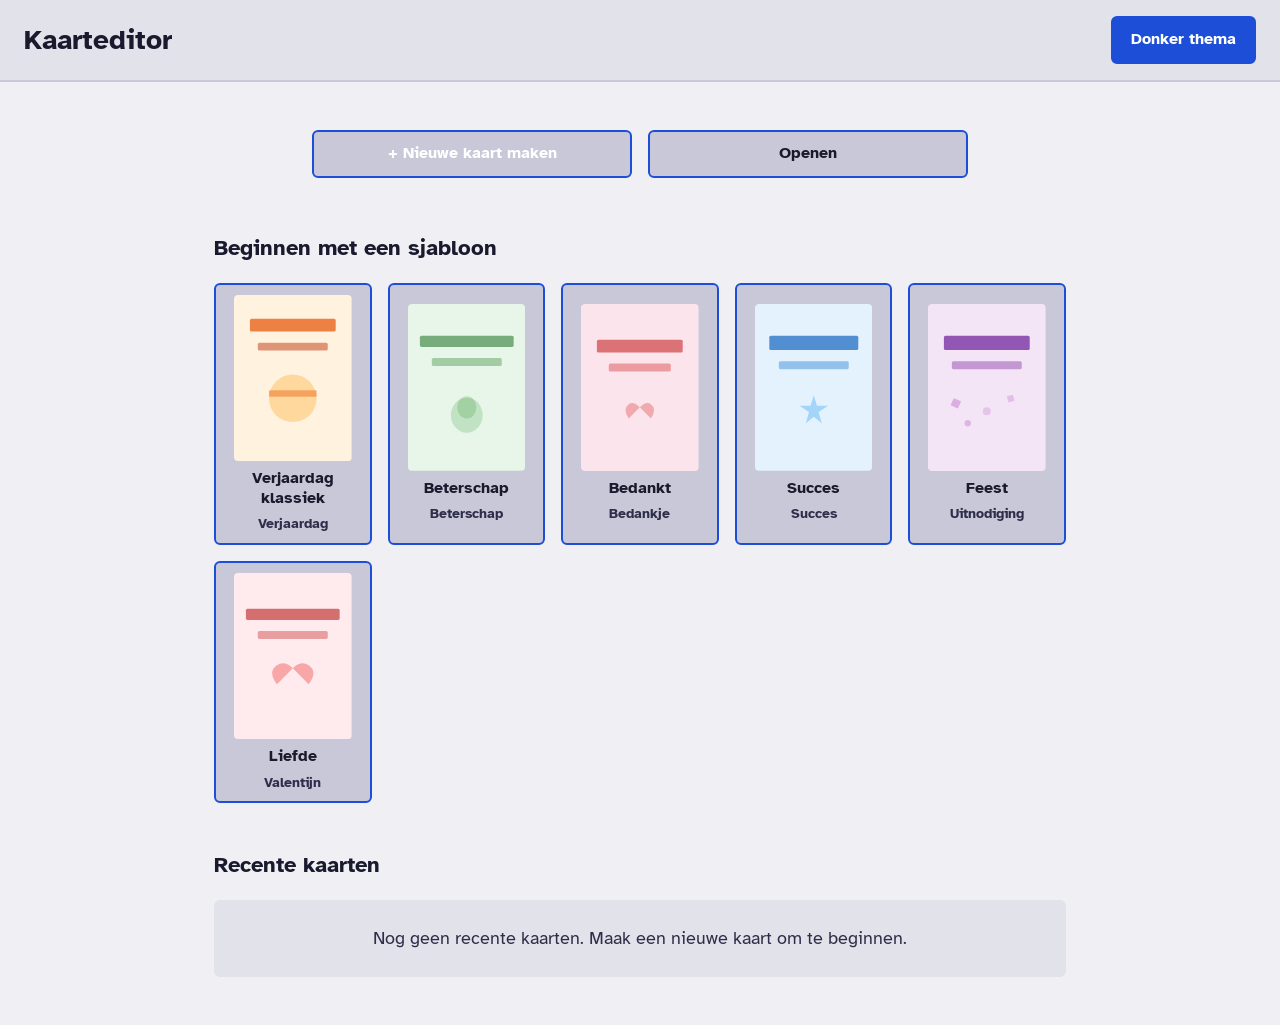
<file: index.html>
<!DOCTYPE html>
<html lang="nl">
<head>
  <meta charset="UTF-8">
  <!-- Geen user-scalable=no — pinch-to-zoom toegestaan (A-28) -->
  <meta name="viewport" content="width=device-width, initial-scale=1.0">
  <title>Kaarteditor</title>
  <link rel="stylesheet" href="css/base.css">
  <style>
    /* Start-scherm specifieke stijlen */
    .start-layout {
      min-height: 100vh;
      display: flex;
      flex-direction: column;
    }

    .start-header {
      background-color: var(--color-bg-secondary);
      border-bottom: var(--border-width) solid var(--color-bg-surface);
      padding: 16px 24px;
      display: flex;
      align-items: center;
      justify-content: space-between;
    }

    .start-header h1 {
      font-size: var(--font-size-h1);
      color: var(--color-text-primary);
    }

    .start-main {
      flex: 1;
      display: flex;
      flex-direction: column;
      align-items: center;
      padding: 48px 24px;
      max-width: 900px;
      margin: 0 auto;
      width: 100%;
    }

    .start-actions {
      display: flex;
      gap: 16px;
      flex-wrap: wrap;
      justify-content: center;
      margin-bottom: 56px;
      width: 100%;
    }

    .start-actions a.btn-primary,
    .start-actions button {
      flex: 1;
      min-width: 240px;
      max-width: 320px;
    }

    /* --- Sjablonen ----------------------------------------------------------- */

    .template-section {
      width: 100%;
      margin-bottom: 48px;
    }

    .template-section h2 {
      margin-bottom: 20px;
      color: var(--color-text-primary);
    }

    .template-grid {
      display: grid;
      grid-template-columns: repeat(auto-fill, minmax(140px, 1fr));
      gap: 16px;
    }

    .template-card {
      display: flex;
      flex-direction: column;
      align-items: center;
      gap: 8px;
      padding: 12px;
      background-color: var(--color-bg-secondary);
      border: var(--border-width) solid var(--color-bg-surface);
      border-radius: var(--radius);
      cursor: pointer;
      min-height: var(--target-min);
      text-decoration: none;
      color: var(--color-text-primary);
      transition: border-color var(--transition-speed) ease;
    }

    .template-card:hover {
      border-color: var(--color-accent);
    }

    .template-card-thumb {
      width: 100%;
      aspect-ratio: 148 / 210;
      border-radius: var(--radius-sm);
      overflow: hidden;
    }

    .template-card-thumb svg {
      width: 100%;
      height: 100%;
      display: block;
    }

    .template-card-name {
      font-size: var(--font-size-label);
      font-weight: 700;
      text-align: center;
      color: var(--color-text-primary);
    }

    .template-card-category {
      font-size: var(--font-size-small);
      color: var(--color-text-secondary);
    }

    /* --- Recente kaarten --------------------------------------------------- */

    .recent-section {
      width: 100%;
    }

    .recent-section h2 {
      margin-bottom: 20px;
      color: var(--color-text-primary);
    }

    .recent-empty {
      color: var(--color-text-secondary);
      font-size: var(--font-size-body);
      padding: 24px;
      background-color: var(--color-bg-secondary);
      border-radius: var(--radius);
      text-align: center;
    }

    /* Recente kaarten grid (Sprint 3 — placeholder stijlen alvast klaar) */
    .recent-grid {
      display: grid;
      grid-template-columns: repeat(auto-fill, minmax(160px, 1fr));
      gap: 16px;
    }

    .recent-card {
      display: flex;
      flex-direction: column;
      align-items: center;
      gap: 10px;
      padding: 16px;
      background-color: var(--color-bg-secondary);
      border: var(--border-width) solid var(--color-bg-surface);
      border-radius: var(--radius);
      cursor: pointer;
      min-height: var(--target-min);
      text-decoration: none;
      color: var(--color-text-primary);
      font-size: var(--font-size-label);
      transition: border-color var(--transition-speed) ease;
    }

    .recent-card:hover {
      border-color: var(--color-accent);
    }

    .recent-card-thumb {
      width: 100%;
      aspect-ratio: 148 / 210; /* A5 verhouding */
      background-color: var(--color-canvas-bg);
      border-radius: var(--radius-sm);
      overflow: hidden;
      display: flex;
      align-items: center;
      justify-content: center;
    }

    .recent-card-thumb img {
      width: 100%;
      height: 100%;
      object-fit: cover;
      display: block;
    }

    .recent-card-placeholder {
      font-size: 2rem;
      opacity: 0.5;
    }

    .recent-card-name {
      font-size: var(--font-size-label);
      text-align: center;
      color: var(--color-text-primary);
    }
  </style>
</head>
<body>

  <!-- Skip-link: eerste DOM-element (A-06) -->
  <a href="#main-content" class="skip-link">Ga naar hoofdinhoud</a>

  <!-- Statusmeldingen voor screenreaders (A-09) -->
  <div id="status-announcer" class="sr-only" role="status" aria-live="polite" aria-atomic="true"></div>

  <div class="start-layout">

    <header class="start-header" role="banner">
      <h1>Kaarteditor</h1>
      <button type="button"
              id="btn-theme-toggle"
              class="btn btn-toggle"
              aria-pressed="false"
              aria-label="Wissel naar licht thema">
        Licht thema
      </button>
    </header>

    <main class="start-main" id="main-content">

      <!-- Primaire acties -->
      <section class="start-actions" aria-label="Kaart starten of openen">
        <a href="editor.html" class="btn btn-primary" role="button">
          + Nieuwe kaart maken
        </a>
        <button type="button" id="btn-open" class="btn" aria-label="Bestaande kaart openen">
          Openen
        </button>
      </section>

      <!-- Sjablonen als startpunt -->
      <section class="template-section" aria-label="Sjablonen">
        <h2>Beginnen met een sjabloon</h2>
        <div class="template-grid" id="template-grid" aria-label="Beschikbare sjablonen">
          <!-- Gevuld door js/templates.js -->
        </div>
      </section>

      <!-- Recente kaarten (Sprint 3 implementatie) -->
      <section class="recent-section" aria-label="Recente kaarten">
        <h2>Recente kaarten</h2>
        <div id="recent-cards-container">
          <p class="recent-empty" id="recent-empty">
            Nog geen recente kaarten. Maak een nieuwe kaart om te beginnen.
          </p>
          <div class="recent-grid" id="recent-grid" hidden aria-label="Recente kaarten lijst">
            <!-- Gevuld door Sprint 3 js/storage.js -->
          </div>
        </div>
      </section>

    </main>

  </div>

  <script src="js/utils.js"></script>
  <script src="js/storage.js"></script>
  <script src="js/templates.js"></script>
  <script>
    /* Thema-schakelaar initialiseren (A-19) */
    initThemeToggle();

    /* Sjablonen tonen */
    KaartTemplates.renderGrid();

    /* Recente kaarten tonen bij laden van de pagina. */
    KaartStorage.loadRecent();

    /* Knop "Openen" — bestandskiezer. */
    document.getElementById('btn-open').addEventListener('click', function () {
      KaartStorage.openFromStartScreen();
    });

    /* Drag-and-drop van een .kaart bestand op het startscherm. */
    document.addEventListener('dragover', function (e) { e.preventDefault(); });
    document.addEventListener('drop', function (e) {
      e.preventDefault();
      var files = e.dataTransfer && e.dataTransfer.files;
      if (files && files.length > 0) {
        KaartStorage.openFromStartScreenFile(files[0]);
      }
    });
  </script>

</body>
</html>
</file>
<file: css/base.css>
/* =============================================================================
   base.css — Dark mode standaard, Atkinson Hyperlegible, reset, accessibility
   Kaarteditor | Sprint 1
   ============================================================================= */

/* --- @font-face: Atkinson Hyperlegible (lokaal gebundeld) --- */

/* latin-ext subset (voor Nederlandse tekens: é, ë, ï, ö, ü, ij) */
@font-face {
  font-family: 'Atkinson Hyperlegible';
  font-style: normal;
  font-weight: 400;
  font-display: swap;
  src: url('../assets/fonts/AtkinsonHyperlegible-Regular-ext.woff2') format('woff2');
  unicode-range: U+0100-02BA, U+02BD-02C5, U+02C7-02CC, U+02CE-02D7, U+02DD-02FF,
                 U+0304, U+0308, U+0329, U+1D00-1DBF, U+1E00-1E9F, U+1EF2-1EFF,
                 U+2020, U+20A0-20AB, U+20AD-20C0, U+2113, U+2C60-2C7F, U+A720-A7FF;
}

/* latin subset */
@font-face {
  font-family: 'Atkinson Hyperlegible';
  font-style: normal;
  font-weight: 400;
  font-display: swap;
  src: url('../assets/fonts/AtkinsonHyperlegible-Regular.woff2') format('woff2');
  unicode-range: U+0000-00FF, U+0131, U+0152-0153, U+02BB-02BC, U+02C6, U+02DA,
                 U+02DC, U+0304, U+0308, U+0329, U+2000-206F, U+20AC, U+2122,
                 U+2191, U+2193, U+2212, U+2215, U+FEFF, U+FFFD;
}

/* latin-ext bold */
@font-face {
  font-family: 'Atkinson Hyperlegible';
  font-style: normal;
  font-weight: 700;
  font-display: swap;
  src: url('../assets/fonts/AtkinsonHyperlegible-Bold-ext.woff2') format('woff2');
  unicode-range: U+0100-02BA, U+02BD-02C5, U+02C7-02CC, U+02CE-02D7, U+02DD-02FF,
                 U+0304, U+0308, U+0329, U+1D00-1DBF, U+1E00-1E9F, U+1EF2-1EFF,
                 U+2020, U+20A0-20AB, U+20AD-20C0, U+2113, U+2C60-2C7F, U+A720-A7FF;
}

/* latin bold */
@font-face {
  font-family: 'Atkinson Hyperlegible';
  font-style: normal;
  font-weight: 700;
  font-display: swap;
  src: url('../assets/fonts/AtkinsonHyperlegible-Bold.woff2') format('woff2');
  unicode-range: U+0000-00FF, U+0131, U+0152-0153, U+02BB-02BC, U+02C6, U+02DA,
                 U+02DC, U+0304, U+0308, U+0329, U+2000-206F, U+20AC, U+2122,
                 U+2191, U+2193, U+2212, U+2215, U+FEFF, U+FFFD;
}

/* latin-ext italic */
@font-face {
  font-family: 'Atkinson Hyperlegible';
  font-style: italic;
  font-weight: 400;
  font-display: swap;
  src: url('../assets/fonts/AtkinsonHyperlegible-Italic-ext.woff2') format('woff2');
  unicode-range: U+0100-02BA, U+02BD-02C5, U+02C7-02CC, U+02CE-02D7, U+02DD-02FF,
                 U+0304, U+0308, U+0329, U+1D00-1DBF, U+1E00-1E9F, U+1EF2-1EFF,
                 U+2020, U+20A0-20AB, U+20AD-20C0, U+2113, U+2C60-2C7F, U+A720-A7FF;
}

/* latin italic */
@font-face {
  font-family: 'Atkinson Hyperlegible';
  font-style: italic;
  font-weight: 400;
  font-display: swap;
  src: url('../assets/fonts/AtkinsonHyperlegible-Italic.woff2') format('woff2');
  unicode-range: U+0000-00FF, U+0131, U+0152-0153, U+02BB-02BC, U+02C6, U+02DA,
                 U+02DC, U+0304, U+0308, U+0329, U+2000-206F, U+20AC, U+2122,
                 U+2191, U+2193, U+2212, U+2215, U+FEFF, U+FFFD;
}

/* latin-ext bold italic */
@font-face {
  font-family: 'Atkinson Hyperlegible';
  font-style: italic;
  font-weight: 700;
  font-display: swap;
  src: url('../assets/fonts/AtkinsonHyperlegible-BoldItalic-ext.woff2') format('woff2');
  unicode-range: U+0100-02BA, U+02BD-02C5, U+02C7-02CC, U+02CE-02D7, U+02DD-02FF,
                 U+0304, U+0308, U+0329, U+1D00-1DBF, U+1E00-1E9F, U+1EF2-1EFF,
                 U+2020, U+20A0-20AB, U+20AD-20C0, U+2113, U+2C60-2C7F, U+A720-A7FF;
}

/* latin bold italic */
@font-face {
  font-family: 'Atkinson Hyperlegible';
  font-style: italic;
  font-weight: 700;
  font-display: swap;
  src: url('../assets/fonts/AtkinsonHyperlegible-BoldItalic.woff2') format('woff2');
  unicode-range: U+0000-00FF, U+0131, U+0152-0153, U+02BB-02BC, U+02C6, U+02DA,
                 U+02DC, U+0304, U+0308, U+0329, U+2000-206F, U+20AC, U+2122,
                 U+2191, U+2193, U+2212, U+2215, U+FEFF, U+FFFD;
}

/* --- @font-face: Kaartfonts (lokaal gebundeld, Sprint 2) ---
   Bestanden te downloaden via Google Fonts (open licentie) en op te slaan in assets/fonts/:
   Pacifico-Regular.woff2, Caveat-Regular.woff2, Lobster-Regular.woff2,
   DancingScript-Regular.woff2, PermanentMarker-Regular.woff2,
   PatrickHand-Regular.woff2, Satisfy-Regular.woff2
*/

@font-face {
  font-family: 'Pacifico';
  font-style: normal;
  font-weight: 400;
  font-display: swap;
  src: url('../assets/fonts/Pacifico-v23.woff2') format('woff2');
}

@font-face {
  font-family: 'Caveat';
  font-style: normal;
  font-weight: 400;
  font-display: swap;
  src: url('../assets/fonts/Caveat-Regular.woff2') format('woff2');
}

@font-face {
  font-family: 'Lobster';
  font-style: normal;
  font-weight: 400;
  font-display: swap;
  src: url('../assets/fonts/Lobster-Regular.woff2') format('woff2');
}

@font-face {
  font-family: 'Dancing Script';
  font-style: normal;
  font-weight: 400;
  font-display: swap;
  src: url('../assets/fonts/DancingScript-Regular.woff2') format('woff2');
}

@font-face {
  font-family: 'Permanent Marker';
  font-style: normal;
  font-weight: 400;
  font-display: swap;
  src: url('../assets/fonts/PermanentMarker-Regular.woff2') format('woff2');
}

@font-face {
  font-family: 'Patrick Hand';
  font-style: normal;
  font-weight: 400;
  font-display: swap;
  src: url('../assets/fonts/PatrickHand-Regular.woff2') format('woff2');
}

@font-face {
  font-family: 'Satisfy';
  font-style: normal;
  font-weight: 400;
  font-display: swap;
  src: url('../assets/fonts/Satisfy-Regular.woff2') format('woff2');
}

/* --- CSS Custom Properties (dark mode standaard) --- */
:root {
  /* Achtergronden — geen puur zwart, geen puur wit in UI-chrome */
  --color-bg-primary:     #1a1a2e; /* pagina-achtergrond: diepe navy     ~12.5:1 op tekst */
  --color-bg-secondary:   #16213e; /* panelen, sidebar                                      */
  --color-bg-surface:     #0f3460; /* knop-achtergrond                   ~4.5:1+ op accent  */
  --color-bg-surface-hover: #164080; /* 8.39:1 tekst-primary ✓ (was #1a4a80 = 6.76:1 ✗)   */
  --color-bg-disabled:    #2a2a3e;

  /* Tekst — WCAG AAA (7:1 minimum) */
  --color-text-primary:   #e8e8e8; /* ~12.5:1 op bg-primary              ✓ AAA             */
  --color-text-secondary: #c4c4c4; /* ~9.0:1 op bg-primary               ✓ AAA             */
  --color-text-disabled:  #aaaacc; /* 5.53:1 op bg-disabled ✓ (was #6b6b8a = 2.64:1 ✗)    */

  /* Interactieve elementen — 4.5:1 minimum (WCAG AA voor UI) */
  --color-accent:         #60a5fa; /* ~6.2:1 op bg-primary — voldoet 4.5:1 UI, NIET bodytekst (7:1) */
  --color-accent-hover:   #93c5fd;
  --color-danger:         #ff8585; /* 6.77:1 op bg-primary, 4.78:1 op bg-surface ✓         */
  --color-danger-hover:   #fca5a5;
  --color-success:        #4ade80; /* ~6.5:1 op bg-primary               ✓                 */

  /* Focus-indicator — 3:1 minimum (WCAG 2.2) */
  --color-focus:          #fbbf24; /* amber, 10.22:1 op bg-primary       ✓                 */

  /* Canvas — dit is de kaart zelf, witte achtergrond is correct */
  --color-canvas-bg:      #ffffff;

  /* Typografie */
  --font-family-ui:       'Atkinson Hyperlegible', 'Lexend', sans-serif;
  --font-size-body:       18px;   /* minimum voor body tekst (A-21)                        */
  --font-size-label:      16px;   /* minimum voor labels (A-21)                            */
  --font-size-small:      14px;   /* absoluut minimum — gebruik spaarzaam (A-21)           */
  --font-size-h1:         28px;
  --font-size-h2:         22px;

  /* Focus & targets */
  --focus-width:          3px;
  --focus-offset:         2px;
  --target-min:           48px;   /* minimaal klikgebied (A-20, WCAG 2.5.8)               */

  /* Overig */
  --radius:               6px;
  --radius-sm:            4px;
  --transition-speed:     0.15s;
  --border-width:         2px;
}

/* --- Licht thema (A-19) ---
   Overschrijft alleen de kleur-tokens. Alle andere variabelen erven van :root.
   Contrast-doelen: tekst ≥ 7:1, UI-componenten ≥ 4.5:1, focus ≥ 3:1. */
html[data-theme="light"] {
  /* Achtergronden — gebroken wit, geen puur wit (vermindert glare voor glaucoom) */
  --color-bg-primary:       #f0f0f4; /* ~12.5:1 op tekst-primary ✓ AAA             */
  --color-bg-secondary:     #e2e2ea;
  --color-bg-surface:       #c8c8d8;
  --color-bg-surface-hover: #b0b0c4;
  --color-bg-disabled:      #d4d4de;

  /* Tekst — WCAG AAA (7:1 minimum op bg-primary) */
  --color-text-primary:     #1a1a2e; /* ~12.5:1 op bg-primary ✓ AAA                */
  --color-text-secondary:   #2e2e4a; /* ~10.2:1 op bg-primary ✓ AAA                */
  --color-text-disabled:    #5a5a78; /* ~4.8:1 op bg-disabled ✓                    */

  /* Interactieve elementen — 4.5:1 minimum (WCAG AA voor UI) */
  --color-accent:           #1d4ed8; /* ~5.8:1 op bg-primary ✓ UI (niet bodytekst) */
  --color-accent-hover:     #1e40af;
  --color-danger:           #b91c1c; /* ~6.1:1 op bg-primary ✓                     */
  --color-danger-hover:     #991b1b;
  --color-success:          #15803d; /* ~5.2:1 op bg-primary ✓                     */

  /* Focus-indicator — 3:1 minimum (WCAG 2.2) */
  --color-focus:            #b45309; /* amber/bruin, ~5.2:1 op bg-primary ✓        */
}

/* Licht thema: knoppen met gekleurde achtergrond (btn-primary) krijgen witte tekst */
html[data-theme="light"] .btn-primary {
  color: #ffffff;
}
html[data-theme="light"] .btn-toggle[aria-pressed="true"] {
  color: #ffffff;
}

/* --- Minimale CSS reset --- */
*,
*::before,
*::after {
  box-sizing: border-box;
}

/* Zorg dat [hidden] altijd wint van author display-regels (bijv. display:grid/flex) */
[hidden] {
  display: none !important;
}

html {
  font-size: 100%; /* respecteer browser-instellingen (A-22) */
}

@media (prefers-reduced-motion: no-preference) {
  html { scroll-behavior: smooth; }
}

body {
  margin: 0;
  padding: 0;
  font-family: var(--font-family-ui);
  font-size: var(--font-size-body);
  line-height: 1.6;
  color: var(--color-text-primary);
  background-color: var(--color-bg-primary);
  -webkit-font-smoothing: antialiased;
  -moz-osx-font-smoothing: grayscale;
}

h1, h2, h3, h4, h5, h6 {
  margin: 0;
  line-height: 1.3;
  font-weight: 700;
}

h1 { font-size: var(--font-size-h1); }
h2 { font-size: var(--font-size-h2); }

p { margin: 0; }

ul, ol {
  margin: 0;
  padding: 0;
  list-style: none;
}

img, svg {
  display: block;
  max-width: 100%;
}

/* --- Focus-stijlen (A-03, A-17, A-23) --- */

/* Keyboard-focus: altijd zichtbaar met hoog-contrast ring */
:focus-visible {
  outline: var(--focus-width) solid var(--color-focus);
  outline-offset: var(--focus-offset);
  border-radius: var(--radius-sm);
}

/* Mouse-click: geen ring tonen (maar NOOIT zonder :focus-visible vervanging) */
:focus:not(:focus-visible) {
  outline: none;
}

/* --- Knopstijlen — minimaal 48×48px klikgebied (A-20) --- */

/* Minimale browser-reset voor alle <button>-elementen.
   Visuele stijl vereist .btn-klasse — voorkomt dat Sprint 2-elementen
   (bijv. clipart-grid-cellen) onbedoeld het paneel-ontwerp erven. */
button {
  font-family: var(--font-family-ui);
  font-size: var(--font-size-label);
  cursor: pointer;
  background: none;
  border: none;
  padding: 0;
  color: inherit;
}

/* Gestylede knop — vereist .btn-klasse */
button.btn,
[role="button"],
a.btn {
  display: inline-flex;
  align-items: center;
  justify-content: center;
  min-width: var(--target-min);
  min-height: var(--target-min);
  padding: 10px 18px;
  font-family: var(--font-family-ui);
  font-size: var(--font-size-label);
  font-weight: 700;
  line-height: 1.2;
  color: var(--color-text-primary);
  background-color: var(--color-bg-surface);
  border: var(--border-width) solid var(--color-accent);
  border-radius: var(--radius);
  cursor: pointer;
  text-decoration: none;
  transition: background-color var(--transition-speed) ease,
              border-color var(--transition-speed) ease,
              color var(--transition-speed) ease;
}

button.btn:hover:not([aria-disabled="true"]),
[role="button"]:hover:not([aria-disabled="true"]),
a.btn:hover:not([aria-disabled="true"]) {
  background-color: var(--color-bg-surface-hover);
  border-color: var(--color-accent-hover);
}

button.btn:disabled,
button.btn[aria-disabled="true"] {
  color: var(--color-text-disabled);
  background-color: var(--color-bg-disabled);
  border-color: var(--color-bg-disabled);
  cursor: not-allowed;
  opacity: 1; /* niet dimmen — gebruik kleur om disabled te communiceren */
  transition: none;
}

/* Primaire knop (grote acties) */
.btn-primary {
  background-color: var(--color-accent);
  color: #000000; /* zwart op #60a5fa: 8.25:1 — ruimere marge boven AAA 7:1 */
  border-color: var(--color-accent);
  font-size: var(--font-size-body);
  padding: 14px 28px;
  min-height: 56px;
}

.btn-primary:hover {
  background-color: var(--color-accent-hover);
  border-color: var(--color-accent-hover);
  color: #000000; /* zwart op #93c5fd: 11.11:1 */
}

/* Gevaarknop (verwijderen) */
.btn-danger {
  background-color: var(--color-bg-surface);
  color: var(--color-danger);
  border-color: var(--color-danger);
}

.btn-danger:hover {
  background-color: var(--color-danger);
  color: #000000; /* zwart op #ff8585: 8.95:1 ✓ */
}

/* Toggle-knop (actieve staat) — gebruikt aria-pressed.
   Scoopt op .btn-toggle om Sprint 2-botsingen met andere aria-pressed-elementen te voorkomen. */
.btn-toggle[aria-pressed="true"] {
  background-color: var(--color-accent);
  color: #000000; /* zwart op #60a5fa: 8.26:1 ✓ */
  border-color: var(--color-accent);
}

/* --- Formulierelementen (A-10, A-13) --- */
label {
  display: block;
  font-size: var(--font-size-label);
  font-weight: 700;
  color: var(--color-text-primary);
  margin-bottom: 6px;
}

input,
select,
textarea {
  font-family: var(--font-family-ui);
  font-size: var(--font-size-label);
  color: var(--color-text-primary);
  background-color: var(--color-bg-secondary);
  border: var(--border-width) solid var(--color-accent);
  border-radius: var(--radius-sm);
  padding: 10px 12px;
  min-height: var(--target-min);
  width: 100%;
}

input[type="range"] {
  padding: 0;
  min-height: var(--target-min);
  cursor: pointer;
  accent-color: var(--color-accent);
}

input[type="color"] {
  padding: 4px;
  min-width: 56px;
  min-height: 48px;
  cursor: pointer;
}

input[type="number"] {
  width: 80px;
}

select {
  cursor: pointer;
  appearance: auto;
}

input::placeholder {
  color: var(--color-text-secondary);
}

/* Nooit placeholder als enige label gebruiken (A-10) */

/* --- Formuliergroep (label + input) --- */
.form-group {
  display: flex;
  flex-direction: column;
  gap: 6px;
  margin-bottom: 16px;
}

.form-group label {
  margin-bottom: 0;
}

/* Horizontale rij (bijv. slider + numeriek veld naast elkaar) */
.form-row {
  display: flex;
  align-items: center;
  gap: 10px;
}

.form-row input[type="range"] {
  flex: 1;
}

.form-row input[type="number"] {
  flex: 0 0 80px;
  width: 80px;
}

/* Kleur-rij (picker + hex invoer naast elkaar) */
.color-row {
  display: flex;
  align-items: center;
  gap: 10px;
}

.color-row input[type="color"] {
  flex: 0 0 56px;
  width: 56px;
}

.color-row input[type="text"] {
  flex: 1;
  width: auto;
  font-family: var(--font-family-ui), monospace;
  font-size: var(--font-size-label);
  text-transform: uppercase;
}

/* --- Knopgroep (bijv. uitlijning, vet/cursief) --- */
.btn-group {
  display: flex;
  gap: 6px;
  flex-wrap: wrap;
}

.btn-group button {
  flex: 1;
  min-width: 48px;
}

/* --- Skip-link (A-06) — eerste DOM-element, zichtbaar op focus --- */
.skip-link {
  position: absolute;
  top: -100vh;
  left: 0;
  z-index: 9999;
  padding: 14px 24px;
  font-size: var(--font-size-body);
  font-weight: 700;
  color: #0f172a;
  background-color: var(--color-focus);
  border-radius: var(--radius);
  text-decoration: none;
  white-space: nowrap;
}

.skip-link:focus {
  top: 8px;
  left: 8px;
  outline: var(--focus-width) solid #0f172a;
  outline-offset: var(--focus-offset);
}

/* --- Screenreader-only hulpklasse --- */
.sr-only {
  position: absolute;
  width: 1px;
  height: 1px;
  padding: 0;
  margin: -1px;
  overflow: hidden;
  clip: rect(0, 0, 0, 0);
  white-space: nowrap;
  border: 0;
}

/* --- Fieldset / legend reset --- */
fieldset {
  border: var(--border-width) solid var(--color-accent);
  border-radius: var(--radius);
  padding: 12px 16px;
  margin: 0;
}

legend {
  font-size: var(--font-size-label);
  font-weight: 700;
  color: var(--color-text-primary);
  padding: 0 8px;
}

/* --- Scheidingslijn in werkbalk --- */
.divider {
  border: none;
  border-top: var(--border-width) solid var(--color-bg-surface-hover);
  margin: 12px 0;
}

/* --- prefers-reduced-motion: alle animaties uitschakelen (A-25) --- */
@media (prefers-reduced-motion: reduce) {
  *,
  *::before,
  *::after {
    animation-duration: 0.01ms !important;
    animation-iteration-count: 1 !important;
    transition-duration: 0.01ms !important;
    scroll-behavior: auto !important;
  }
}
</file>
